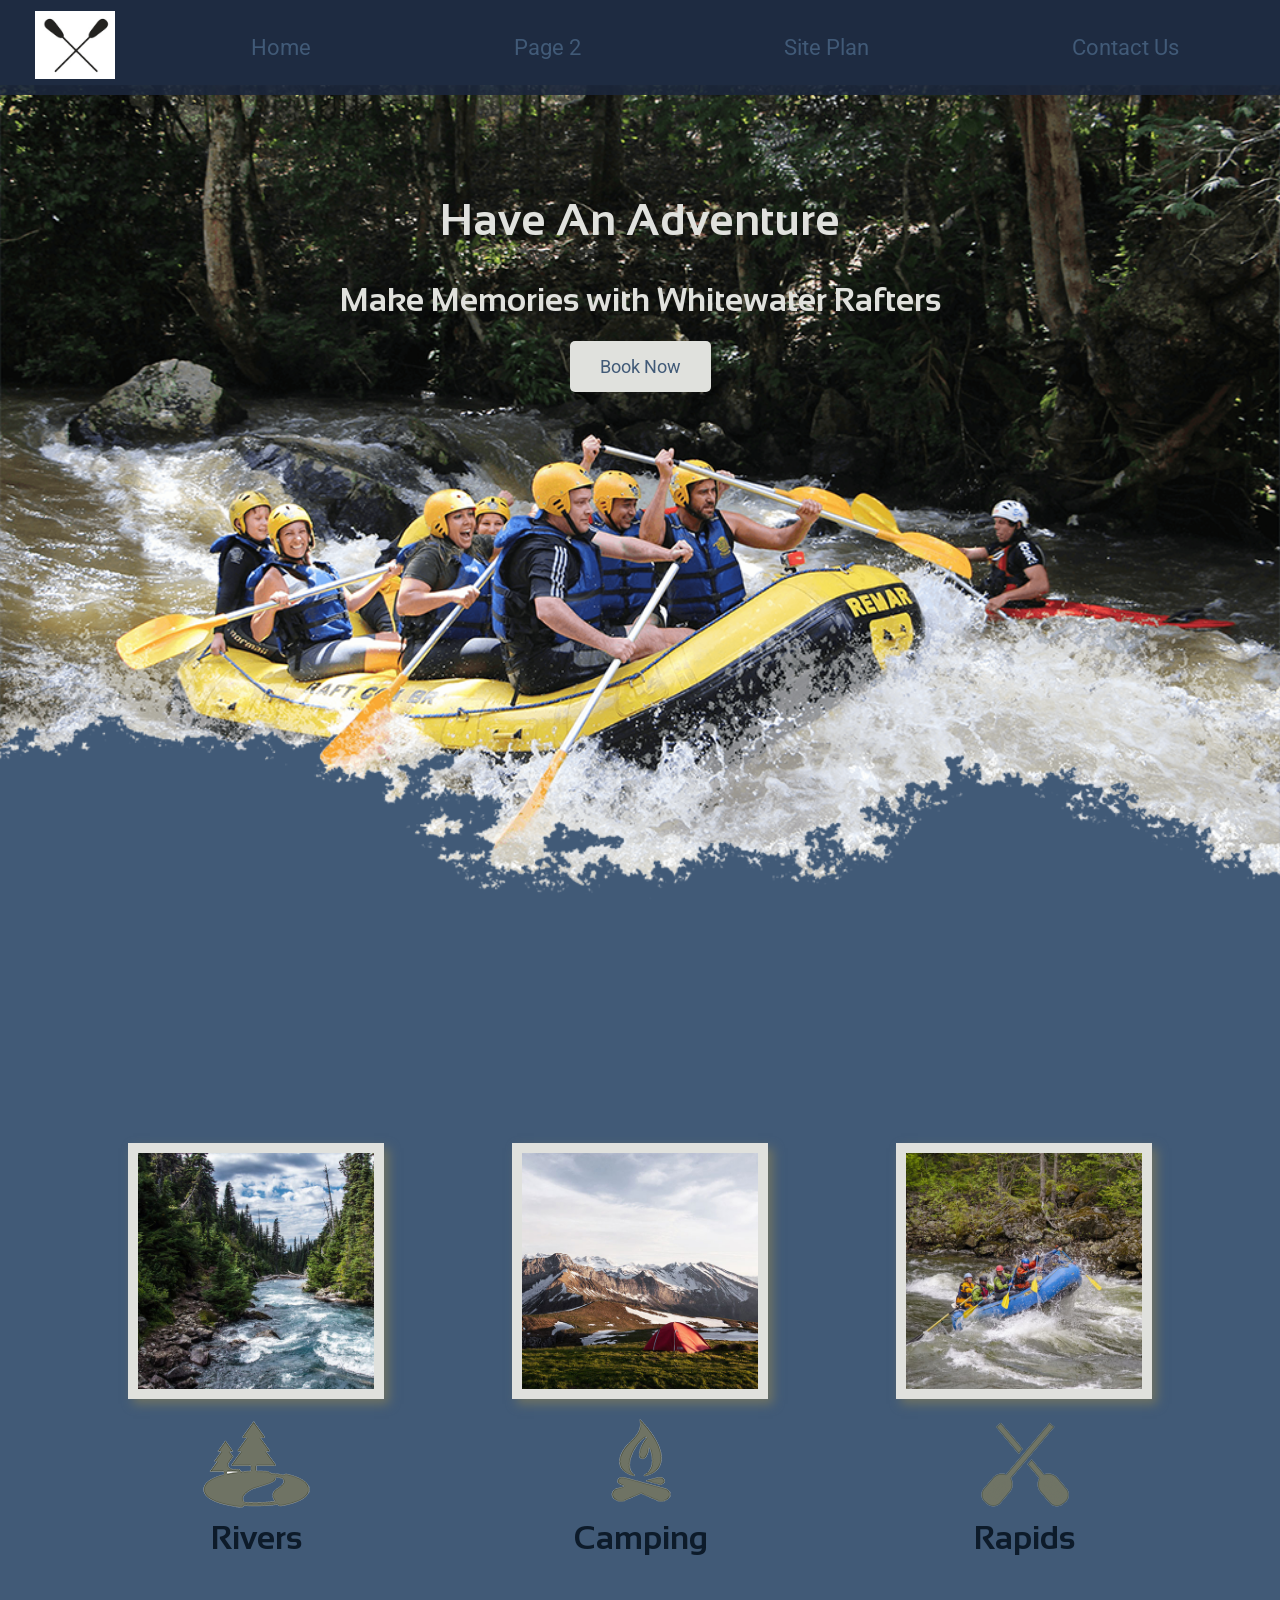
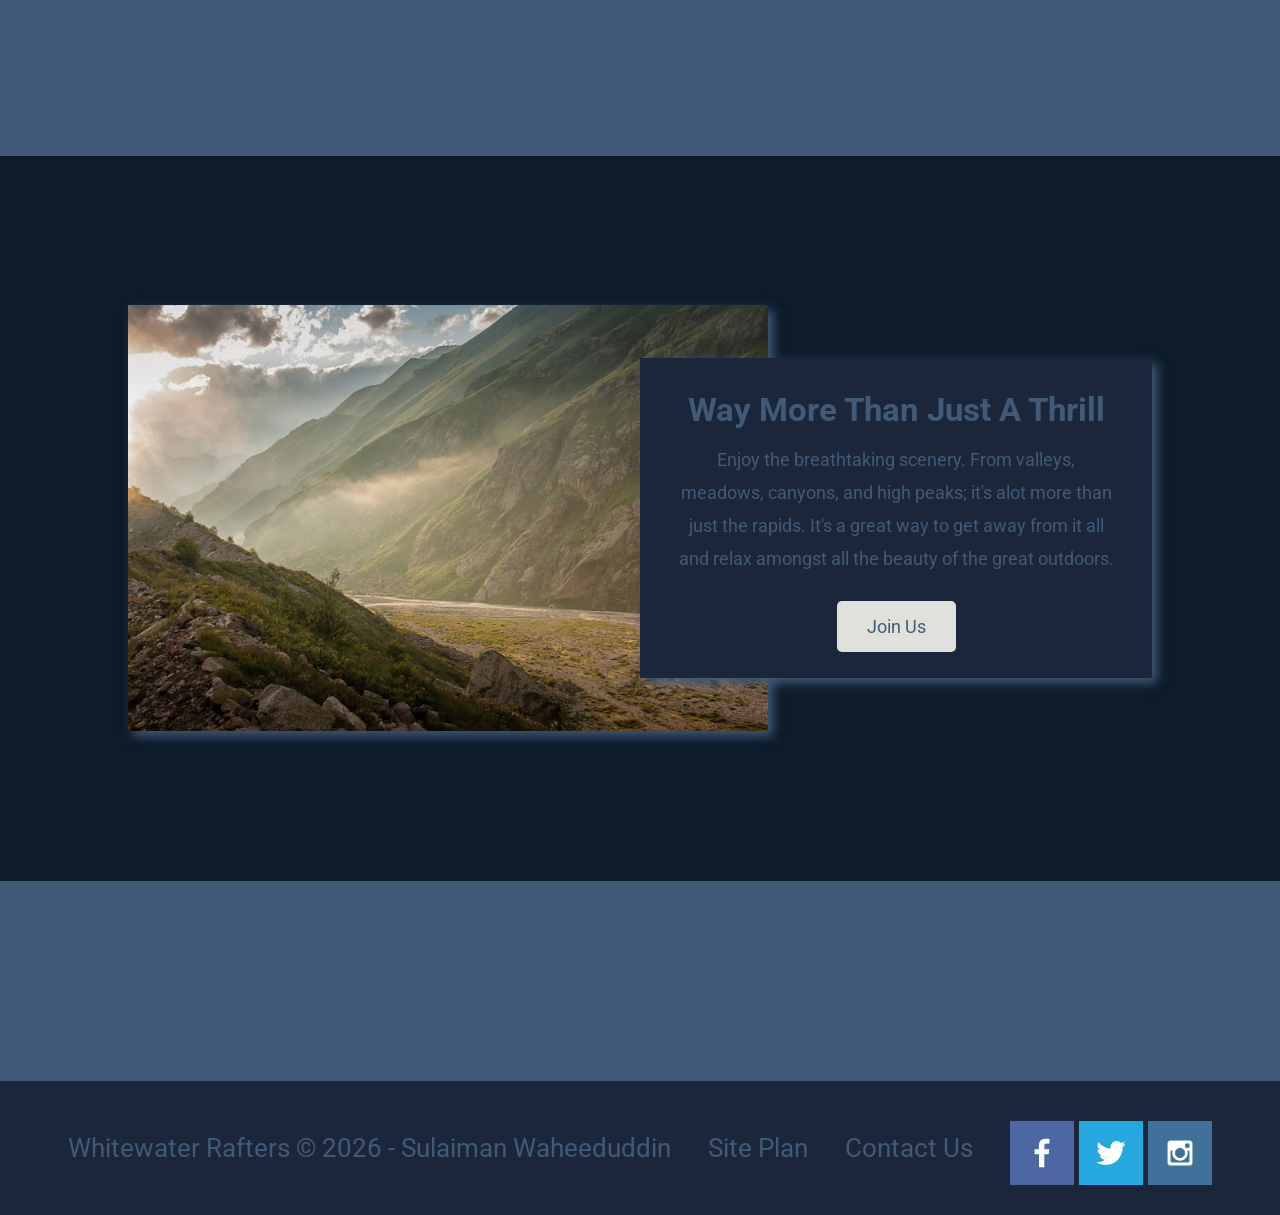
<file: WDD 130/WWR/index.html>
<!DOCTYPE html>
<html lang="en">
<head>
    <link rel="stylesheet" href="styles/style.css">
    <meta charset="UTF-8">
    <meta name="viewport" content="width=device-width, initial-scale=1.0">
    <title>Whitewater Rafters</title>
</head>
<body>
     <div id="content">
        <header>
        <a id="logo_link" href="index.html"> 
                <img class="logo" src="images/oars3_200.png" alt="Whitewater Rafters Logo" >
        </a>
        <nav>
                <a href="index.html">Home</a>
                <a href="#">Page 2</a>
                <a href="site-plan-rafting.html">Site Plan</a>
                <a href="contactus.html">Contact Us</a>
            </nav>
        </header>
            <div id="hero">
                <div id="hero-box">
                            <img id="hero-img" src="images/hero.png" alt="People enjoying rafting">
                </div>
                <section id="hero-msg">
                    <h1 class="home-title">Have An Adventure</h1>
                    <h2>Make Memories with Whitewater Rafters</h2>
                    <div class='button-box'>
                        <a class='book' href="contactus.html">Book Now</a>
                    </div>
                </section>
                </div>
                <main class="home-grid">
                    <section class="rivers-card">
                        <img class="card-img" src="images/rivers.jpg" alt="river in forest">
                        <img class="icon" src="images/river_icon.png" alt="river icon">
                        <h2>Rivers</h2>
                    </section>
                    <section class="camping-card">
                        <img class="card-img" src="images/camping.jpg" alt="tent in mountains">
                        <img class="icon" src="images/fire_icon.png" alt="fire icon">
                        <h2>Camping</h2>
                    </section>
                    <section class="rapids-card">
                        <img class="card-img" src="images/rapids.jpg" alt="rafting boat">
                        <img class="icon" src="images/oars.png" alt="oars icon">
                        <h2>Rapids</h2>
                    </section>
                    <div id="background"></div> 
                    <img class="mountains" src="images/mountains.jpg" alt="Misty mountains">
                    <section class="msg">
                        <h2>Way More Than Just A Thrill</h2>
                        <p>Enjoy the breathtaking scenery. From valleys, meadows, canyons, and high peaks; it's alot more than just the rapids. It's a great way to get away from it all and relax amongst all the beauty of the great outdoors. </p>
                        <a class='join' href="rivers.html">Join Us</a>
                    </section>
                </main>
            </div>
            <footer>
                <p>Whitewater Rafters &copy; 2026 - Sulaiman Waheeduddin</p>
                <p><a href="site-plan-rafting.html">Site Plan</a></p>
                <p><a href="contactus.html">Contact Us</a></p>
                <div class="social">
                    <a href="https://facebook.com" target="_blank">
                        <img src="images/facebook.png" alt="fb icon">
                    </a>
                    <a href="https://twitter.com" target="_blank">
                        <img src="images/twitter.png" alt="twitter icon">
                    </a>
                    <a href="https://instagram.com" target="_blank">
                        <img src="images/instagram.png" alt="instagram icon">
                    </a>
                </div>
            </footer>
    </div>
</body>
</html>
</file>
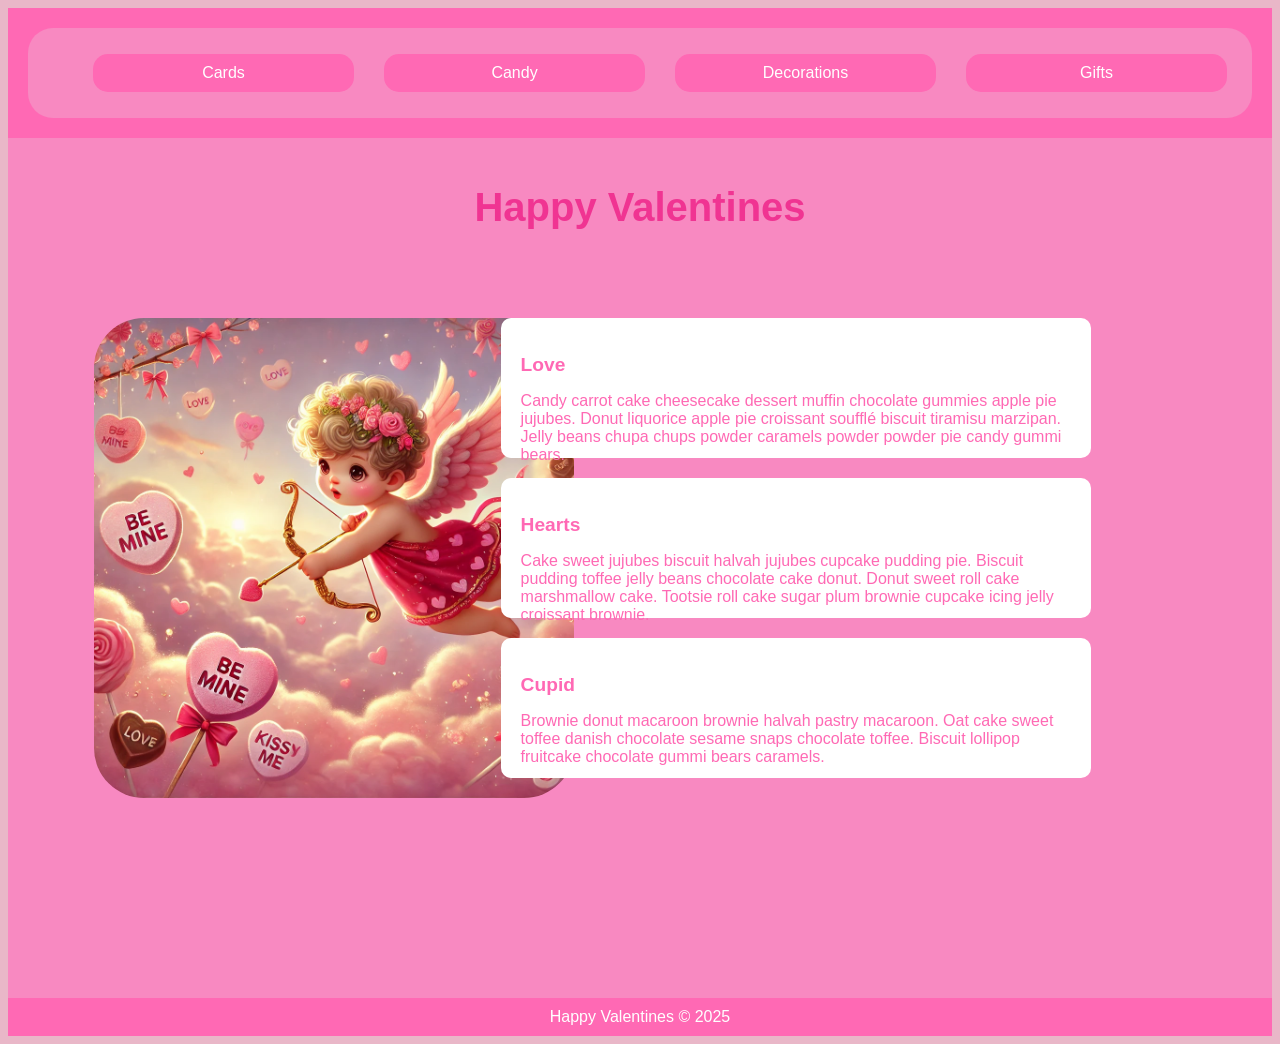
<file: WDD 130/ICE/valentines/index.html>
<!DOCTYPE html>
<html lang="en">

<head>
    <meta charset="UTF-8">
    <meta name="viewport" content="width=device-width, initial-scale=1.0">
    <title>Happy Valentines Page</title>
    <link rel="stylesheet" href="styles/styles.css">
</head>

<body>
    <div id="wrapper">
        <header>
            <nav>
                <ul>
                    <li>Cards</li>
                    <li>Candy</li>
                    <li>Decorations</li>
                    <li>Gifts</li>
                </ul>
            </nav>
        </header>
        <main>
            <h1>Happy Valentines</h1>
            <img src="images/valentines.png">
            <section>
                <h2>Love</h2>
                <p>Candy carrot cake cheesecake dessert muffin chocolate gummies apple
                    pie jujubes. Donut liquorice apple pie croissant soufflé biscuit
                    tiramisu marzipan. Jelly beans chupa chups powder caramels powder
                    powder pie candy gummi bears. </p>
            </section>
            <section>
                <h2>Hearts</h2>
                <p>Cake sweet jujubes biscuit halvah jujubes cupcake pudding pie. Biscuit
                    pudding toffee jelly beans chocolate cake donut. Donut sweet roll cake
                    marshmallow cake. Tootsie roll cake sugar plum brownie cupcake icing
                    jelly croissant brownie.</p>
            </section>
            <section>
                <h2>Cupid</h2>
                <p>Brownie donut macaroon brownie halvah pastry macaroon. Oat cake sweet
                    toffee danish chocolate sesame snaps chocolate toffee. Biscuit lollipop
                    fruitcake chocolate gummi bears caramels.</p>
            </section>
        </main>
        <footer>
            Happy Valentines &copy; 2025
        </footer>
    </div>
</body>

</html>
</file>
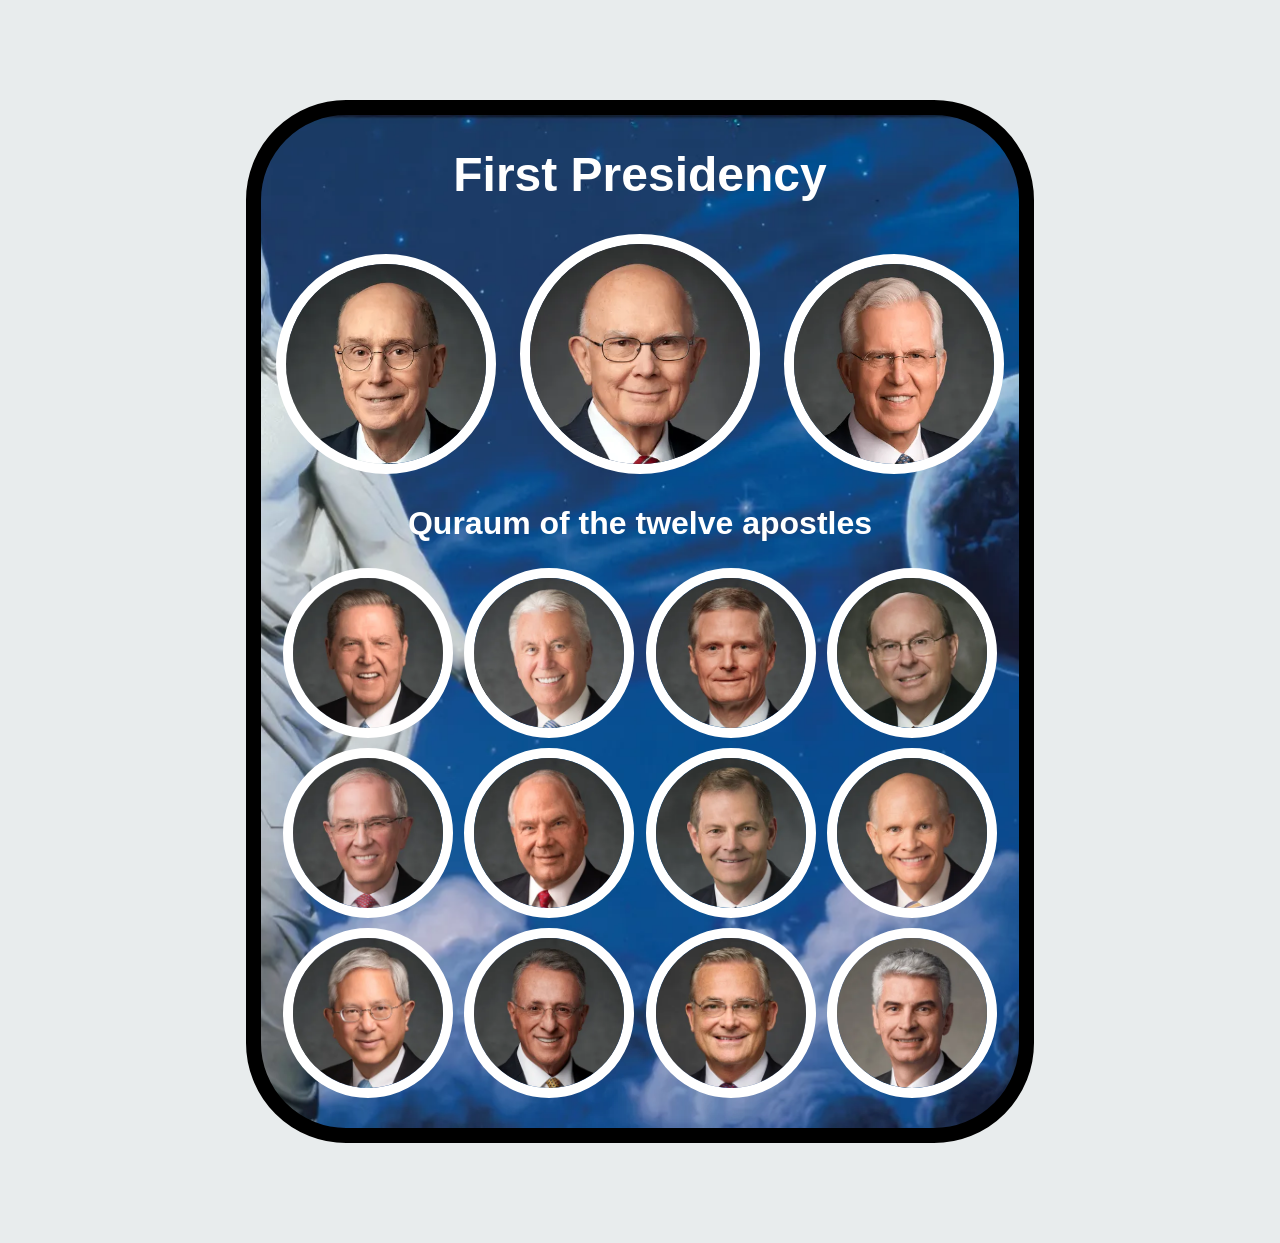
<file: WDD 130/ICE/apostle_spotlight/apostles.html>
<!DOCTYPE html>
<html lang="en">
<head>
    <meta charset="UTF-8">
    <meta name="viewport" content="width=device-width, initial-scale=1.0">
    <title>Apostles Spotlights</title>
    <style>
        body {
            font-family: Arial;
            background-color: #e8eced;
        }
        .card {
            background-image: url("images/christus.webp");
            background-size: cover;
            background-position: center;
            background-repeat: no-repeat;
            border-radius: 100px;
            border: 15px solid #000000;
            margin: auto;
            width: 60%;
            text-align: center;
            color: #ffffff;
            margin-top: 100px;
            margin-bottom: 100px;
        }
        h1 {
            font-size: 3em;
        }
        .oaks-container {
            height: 220px;
            width: 220px;
            overflow: hidden;
            display: inline-block;
            border-radius: 50%;
            border: 10px solid #ffffff;
            margin: 0 20px;
        }
        .oaks-image {
            width: 100%;
        }
        .eyring-image, .christofferson-image {
            width: 100%;
        }
        .eyring-container, .christofferson-container {
            height: 200px;
            width: 200px;
            overflow: hidden;
            display: inline-block;
            border-radius: 50%;
            border: 10px solid #ffffff;
        }
        h2 {
            font-size: 2em;
        }
        .grid {
            display: grid;
            grid-template-columns: repeat(4, 1fr);
            grid-template-rows: repeat(3, 1fr);
            max-width: 725px;
            margin: auto;
        }
        .twelve-apostles {
            margin-bottom: 20px;

        }
        .holland-container, .uchtdorf-container, .bednar-container, .cook-container, .anderson-container, .rasband-container, .stevenson-container, .renlund-container, .gong-container, .soares-container, .kearon-container, .causse-container {
            height: 150px;
            width: 150px;
            overflow: hidden;
            display: inline-block;
            border-radius: 50%;
            border: 10px solid #ffffff;
            margin-bottom: 10px;
        }
        .holland-image, .uchtdorf-image, .bednar-image, .cook-image, .anderson-image, .rasband-image, .stevenson-image, .renlund-image, .gong-image, .soares-image, .kearon-image, .causse-image {
            width: 100%;
        }
        .holland-container {
            grid-row: 1;
            grid-column: 1;
            justify-self: center;
        }
        .uchtdorf-container {
            grid-row: 1;
            grid-column: 2;
            justify-self: center;
        }
        .bednar-container {
            grid-row: 1;
            grid-column: 3;
            justify-self: center;
        }
        .cook-container {
            grid-row: 1;
            grid-column: 4;
            justify-self: center;
        }
        .anderson-container {
            grid-row: 2;
            grid-column: 1;
            justify-self: center;
        }
        .rasband-container {
            grid-row: 2;
            grid-column: 2;
            justify-self: center;
        }
        .stevenson-container {
            grid-row: 2;
            grid-column: 3;
            justify-self: center;
        }
        .renlund-container {
            grid-row: 2;
            grid-column: 4;
            justify-self: center;
        }
        .gong-container {
            grid-row: 3;
            grid-column: 1;
            justify-self: center;
        }
        .soares-container {
            grid-row: 3;
            grid-column: 2;
            justify-self: center;
        }
        .kearon-container {
            grid-row: 3;
            grid-column: 3;
            justify-self: center;
        }
        .causse-container {
            grid-row: 3;
            grid-column: 4;
            justify-self: center;
        }
        .eyring-container:hover, .oaks-container:hover, .christofferson-container:hover {
            border-color: #000000;
            transform: scale(1.2);
            transition: transform 0.3s;
            border-radius: 10px;
        }
        .anderson-container:hover, .rasband-container:hover, .stevenson-container:hover, .renlund-container:hover, .gong-container:hover, .soares-container:hover, .kearon-container:hover, .causse-container:hover, .holland-container:hover, .uchtdorf-container:hover, .bednar-container:hover, .cook-container:hover {
            border-color: #000000;
            transform: scale(1.2);
            transition: transform 0.3s;
            border-radius: 10px;
        }
    </style>
</head>
<body>
    <div class="card">
        <h1>First Presidency</h1>
        <div class="apostle">   
            <div class="eyring-container">
                <img src="images/eyring.webp" alt="Apostle 2" class="eyring-image">
            </div>
            <div class="oaks-container">
                <img src="images/oaks.webp" alt="Apostle 1" class="oaks-image">
            </div>
            <div class="christofferson-container">
                <img src="images/christofferson.webp" alt="Apostle 3" class="christofferson-image">
            </div>
        </div>
        <h2>Quraum of the twelve apostles</h2>
        <div class="twelve-apostles">
            <div class="grid">
                <div class="holland-container">
                    <img src="images/holland.webp" alt="Apostle 1" class="holland-image">
                </div>
                <div class="uchtdorf-container">
                    <img src="images/uchtdorf.webp" alt="Apostle 2" class="uchtdorf-image">
                </div>
                <div class="bednar-container">
                    <img src="images/bednar.webp" alt="Apostle 3" class="bednar-image">
                </div>
                <div class="cook-container">
                    <img src="images/cook.webp" alt="Apostle 4" class="cook-image">
                </div>
                <div class="anderson-container">
                    <img src="images/anderson.webp" alt="Apostle 5" class="anderson-image">
                </div>
                <div class="rasband-container">
                    <img src="images/rasband.webp" alt="Apostle 6" class="rasband-image">
                </div>
                <div class="stevenson-container">
                    <img src="images/stevenson.webp" alt="Apostle 7" class="stevenson-image">
                </div>
                <div class="renlund-container">
                    <img src="images/renlund.webp" alt="Apostle 8" class="renlund-image">
                </div>
                <div class="gong-container">
                    <img src="images/gong.webp" alt="Apostle 9" class="gong-image">
                </div>
                <div class="soares-container">
                    <img src="images/soares.webp" alt="Apostle 10" class="soares-image">
                </div>
                <div class="kearon-container">
                    <img src="images/kearon.webp" alt="Apostle 11" class="kearon-image">
                </div>
                <div class="causse-container">
                    <img src="images/causse.webp" alt="Apostle 12" class="causse-image">
                </div>
            </div>
        </div>
    </div>
</body>
</html>
</file>
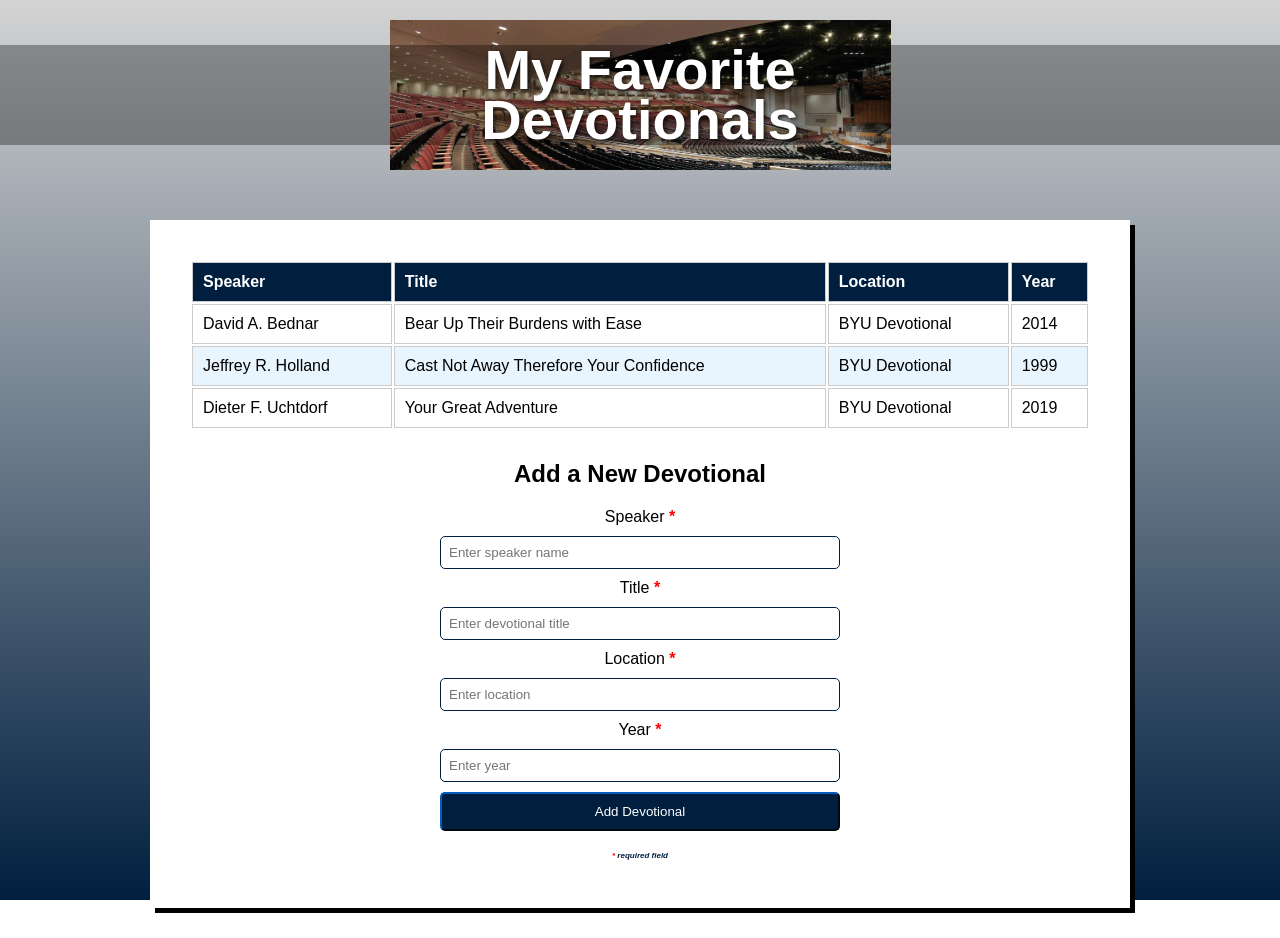
<file: WDD 130/ICE/favorite_devo/favdevo.html>
<!DOCTYPE html>
<html lang="en">
<head>
  <meta charset="UTF-8" />
  <meta name="viewport" content="width=device-width, initial-scale=1.0"/>
  <title>My Favorite Devotionals</title>
  <link rel="stylesheet" href="styles/styles.css" />
</head>
<body>
  <div class="container">
    <header class="header">
      <div class="header-image">
        <h1>My Favorite<br>Devotionals</h1>
      </div>
    </header>
    <main>

      <div class="content-box">

        <table class="devo-table">
            <thead>
                <tr>
                    <th>Speaker</th>
                    <th>Title</th>
                    <th>Location</th>
                    <th>Year</th>
                </tr>
            </thead>
            <tbody>
                <tr>
                    <td>David A. Bednar</td>
                    <td>Bear Up Their Burdens with Ease</td>
                    <td>BYU Devotional</td>
                    <td>2014</td>
                </tr>
                <tr>
                    <td>Jeffrey R. Holland</td>
                    <td>Cast Not Away Therefore Your Confidence</td>
                    <td>BYU Devotional</td>
                    <td>1999</td>
                </tr>
                <tr>
                    <td>Dieter F. Uchtdorf</td>
                    <td>Your Great Adventure</td>
                    <td>BYU Devotional</td>
                    <td>2019</td>
                </tr>
            </tbody>
        </table>

        <h2>Add a New Devotional</h2>

        <form class="devo-form">
            <label for="speaker">
                Speaker <span class="required">*</span>
            </label>
            <input type="text" id="speaker" name="speaker" placeholder="Enter speaker name" required>

            <label for="title">
                Title <span class="required">*</span>
            </label>
            <input type="text" id="title" name="title" placeholder="Enter devotional title" required>

            <label for="location">
                Location <span class="required">*</span>
            </label>
            <input type="text" id="location" name="location" placeholder="Enter location" required>

            <label for="year">
                Year <span class="required">*</span>
            </label>
            <input type="number" id="year" name="year" placeholder="Enter year" required>

            <button type="submit">Add Devotional</button>
        </form>

        <h3><span class="required">*</span> required field</h3>

      </div>
      
    </main>
  </div>
</body>
</html>
</file>
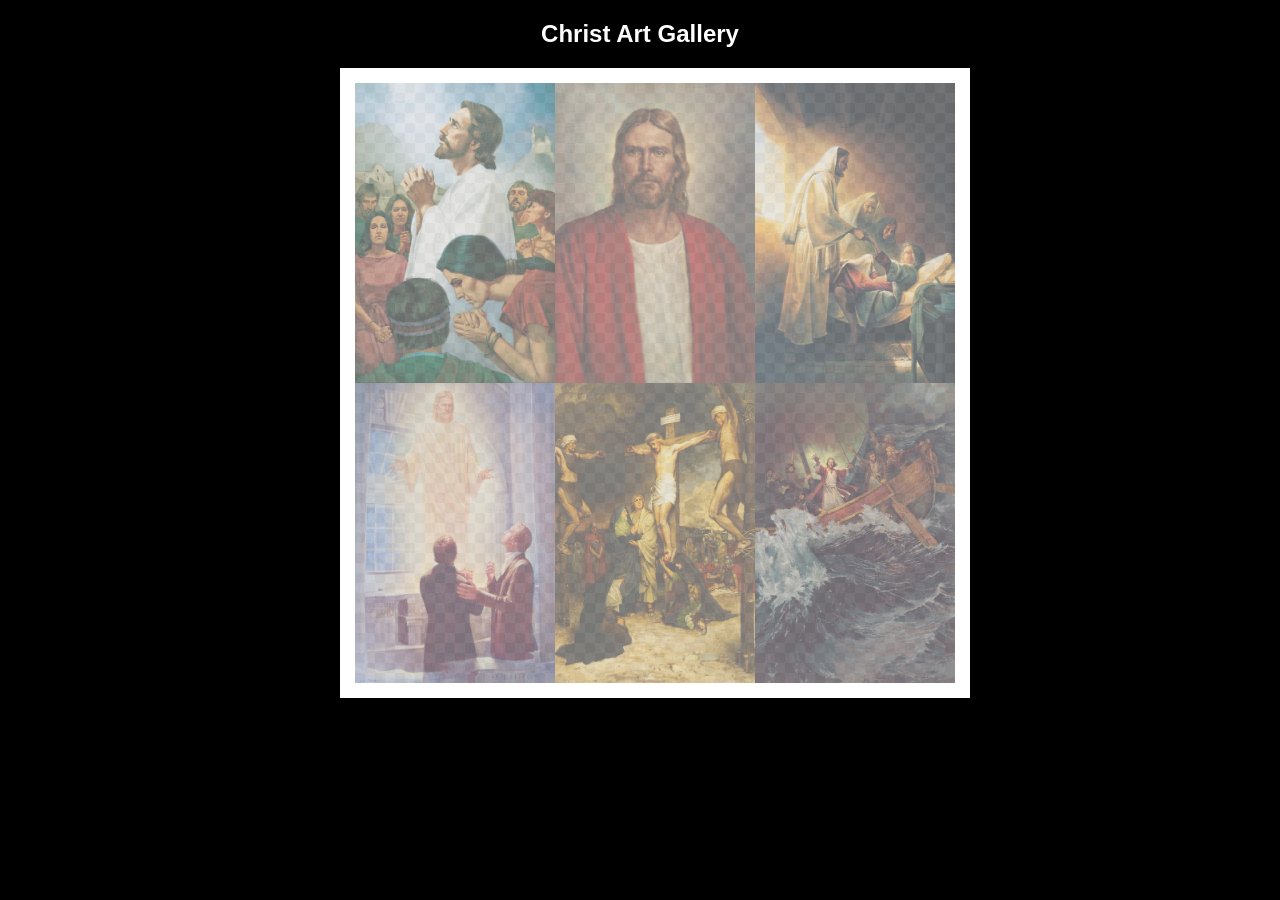
<file: WDD 130/ICE/gallery/gallery.html>
<!DOCTYPE html>
<html lang="en">
<head>
    <meta charset="UTF-8">
    <meta name="viewport" content="width=device-width, initial-scale=1.0">
    <title>Images of Christ</title>
    <style>
        body {
            background: black;
        }
        #wrapper{
            width: 600px;
            margin: 0 auto;
        }
        nav {
            color: white;
            text-align: center;
            font-family: Haettenschweiler, 'Arial Narrow Bold', sans-serif;
        }
        #gallery{
            display: grid;
            grid-template-columns: 200px 200px 200px;
            border: 15px solid rgb(255, 255, 255);
            width: 100%;
            background-color: #ddd;
            background-image:
                linear-gradient(45deg, #ccc 26%, transparent 26%), 
                linear-gradient(135deg, #ccc 26%, transparent 26%),
                linear-gradient(45deg, transparent 75%, #ccc 75%),
                linear-gradient(135deg, transparent 75%, #ccc 75%);
            background-size: 20px 20px; /* Must be a square */
            background-position: 0 0, 10px 0, 10px -10px, 0px 10px; 
            
        }
        #gallery a {
            cursor: url('images/christus.png'), pointer;
        }
        #gallery img {
            /* make a thumbnail of the image that is 200x300 
               instead of using width and height here to help the page load faster */
            width: 200px; 
            height: 300px;

            opacity:50%;
            display:block;
        }
        #gallery img:hover{
            opacity: 100%;
        }
    </style>
</head>
<body>
    <div id="wrapper">
        <nav>
            <h1>Christ Art Gallery</h1>
        </nav>
        <main>
            <div id="gallery">
                <a href="images/big/img1.png"><img src="images/big/img1-500.jpg" alt="huge file size" ></a>
                <a href="images/big/img2.png"><img src="images/big/img2-500.jpg" alt="huge file size" ></a>
                <a href="images/big/img3.png"><img src="images/big/img3-500.jpg" alt="huge file size" ></a>
                <a href="images/big/img4.png"><img src="images/big/img4-500.jpg" alt="huge file size" ></a>
                <a href="images/big/img5.png"><img src="images/big/img5-500.jpg" alt="huge file size" ></a>
                <a href="images/big/img6.png"><img src="images/big/img6-500.jpg" alt="huge file size" ></a>
            </div>
        </main>
    </div>
</body>
</html>
</file>
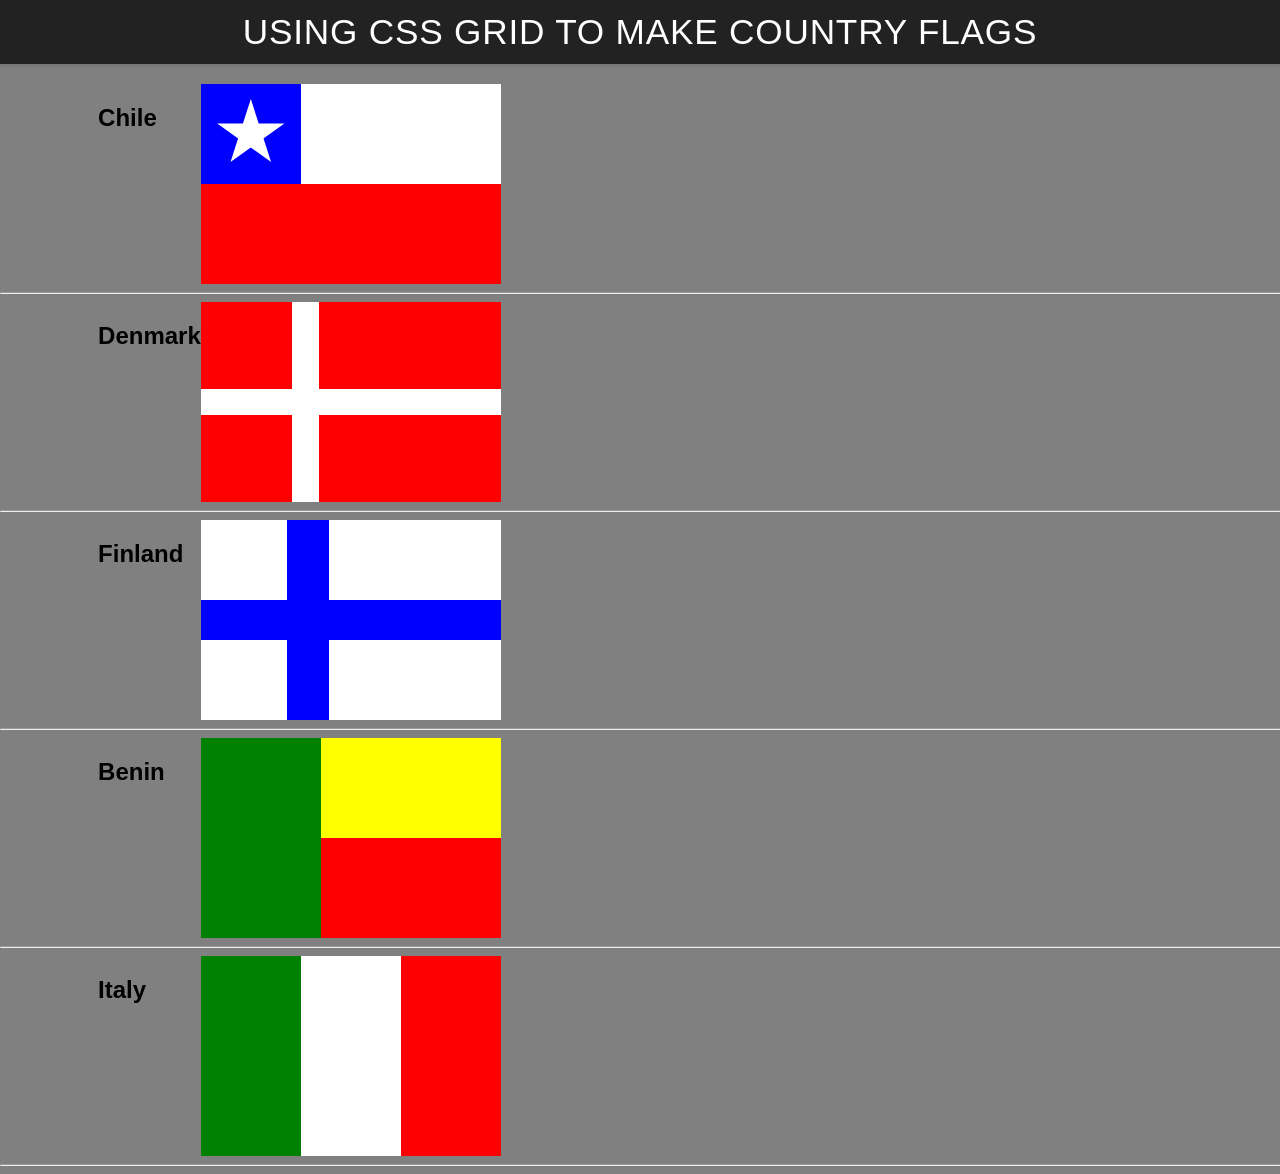
<file: WDD 130/ICE/grid_flags/flags.html>
<!DOCTYPE html>
<html lang="en">

<head>
    <meta charset="UTF-8">
    <meta name="viewport" content="width=device-width, initial-scale=1.0">
    <title>Flag</title>
    <style>
        body {
            margin: 0;
            font-family: 'Helvetica Neue', sans-serif;
            background-color: gray;
        }

        header {
            background-color: #222;
            color: #fff;
            padding: 0.75rem 1.5rem;
            display: flex;
            align-items: center;
            justify-content: center;
            font-size: 1.1rem;
            letter-spacing: 0.05rem;
            text-transform: uppercase;
            box-shadow: 0 2px 4px rgba(0, 0, 0, 0.1);
        }

        header h1 {
            margin: 0;
            font-weight: 400;
        }
        main {
            display: grid;
            grid-template-columns: .1fr .1fr 1fr .1fr;
            margin-top: 20px;
        }
        hr {
            width: 100%;
            grid-column: 1 / 5;
        }
        h2 {
            grid-column: 2/3;
        }

        #blue {
            background: blue;
            grid-column: 1 / 2;
            display: grid;
            align-items: center;
            justify-items: center;
        }

        #white {
            background: white;
            grid-column: 2 / 4;
        }

        #red {
            background: red;
            grid-column: 1 / 4;
        }

        #chile {
            display: grid;
            grid-template-columns: 1fr 1fr 1fr;
            grid-template-rows: 1fr 1fr;
            height: 200px;
            width: 300px;
            transition: transform 2s ease;
            transform-origin: left center;
        }

        #chile:hover {
            animation: flagwave 2s ease-in-out infinite;
        }

        .star {
            width: 70px;
            aspect-ratio: 1;
            background: white;
            clip-path: polygon(50% 0, 79% 90%, 2% 35%, 98% 35%, 21% 90%);
        }

        #denmark {
        display: grid;
        grid-template-columns: 1fr 0.3fr 1fr 1fr;
        grid-template-rows: 1fr 0.3fr 1fr;
        height: 200px;
        width: 300px;
        background-color: red;
        transition: transform 2s ease;
        transform-origin: left center;
        }

        #denmark:hover {
            animation: flagwave 2s ease-in-out infinite;
        }

        #dred1 {
            background: white;
            grid-column: 2 / 3;
            grid-row: 1 / 4;
        }

        #dred2 {
            background: white;
            grid-column: 1 / 5;
            grid-row: 2 / 3;
        }

        #dred3 {
            background: red;
        }

        #dred4 {
            background: red;
        }

        #finland {
            display: grid;
            grid-template-columns: 1fr 0.5fr 1fr 1fr;
            grid-template-rows: 1fr 0.5fr 1fr;
            height: 200px;
            width: 300px;
            background-color: white;
            transition: transform 2s ease;
            transform-origin: left center;
        }

        #finland:hover {
            animation: flagwave 2s ease-in-out infinite;
        }
    
        #fwhite1 {
            background: blue;
            grid-column: 2 / 3;
            grid-row: 1 / 4;
        }

        #fwhite2 {
            background: blue;
            grid-column: 1 / 5;
            grid-row: 2 / 3;
        }

        #fwhite3 {
            background: white;
        }

        #fwhite4 {
            background: white;
        }

        #benin {
            display: grid;
            grid-template-columns: 1fr 1fr 1fr 1fr 1fr;
            grid-template-rows: 1fr 1fr;
            height: 200px;
            width: 300px;
            transition: transform 2s ease;
            transform-origin: left center;
        }

        #benin:hover {
            animation: flagwave 2s ease-in-out infinite;
        }

        #bgreen {
            background: green;
            grid-column: 1 / 3;
            grid-row: 1 / 3;
        }

        #byellow {
            background: yellow;
            grid-column: 3 / 6;
            grid-row: 1 / 2;
        }

        #bred {
            background: red;
            grid-column: 3 / 6;
            grid-row: 2 / 3;
        }

        #italy {
            display: grid;
            grid-template-columns: 1fr 1fr 1fr;
            grid-template-rows: 1fr;
            height: 200px;
            width: 300px;
            transition: transform 2s ease;
            transform-origin: left center;
        }  
        
        #italy:hover {
            animation: flagwave 2s ease-in-out infinite;
        }
        
        #igreen {
            background: green;
            grid-column: 1 / 2;
        }

        #iwhite {
            background: white;
            grid-column: 2 / 3;
        }

        #ired {
            background: red;
            grid-column: 3 / 4;
        }

        /* Animation for flag waving effect */

        @keyframes flagwave {
            0%, 100% {
                transform: perspective(900px) rotateY(0deg) skewY(0deg) translateX(0);
            }
            25% {
                transform: perspective(900px) rotateY(9deg) skewY(5deg) translateX(0.5%);
            }
            25% {
                transform: perspective(900px) rotateY(2deg) skewY(-2deg) translateX(-0.3%);
            }
        }        

    </style>
</head>

<body>
    <header>
        <h1>Using CSS Grid to make Country Flags</h1>
    </header>
    <main>
        <h2>Chile</h2>
        <div id="chile">
            <div id="blue">
                <div class="star"></div>
            </div>
            <div id="white"></div>
            <div id="red"></div>
        </div>
        <hr>

        <h2>Denmark</h2>
        <div id="denmark">
            <div id="dred1"></div>
            <div id="dred2"></div>
            <div id="dred3"></div>
            <div id="dred4"></div>
        </div>
        <hr>

        <h2>Finland</h2>
        <div id="finland">
            <div id="fwhite1"></div>
            <div id="fwhite2"></div>
            <div id="fwhite3"></div>
            <div id="fwhite4"></div>
        </div>
        <hr>

        <h2>Benin</h2>
        <div id="benin">
            <div id="bgreen"></div>
            <div id="byellow"></div>
            <div id="bred"></div>
        </div>
        <hr>

        <h2>Italy</h2>
        <div id="italy">
            <div id="igreen"></div>
            <div id="iwhite"></div>
            <div id="ired"></div>
        </div>
        <hr>

    </main>
</body>

</html>
</file>
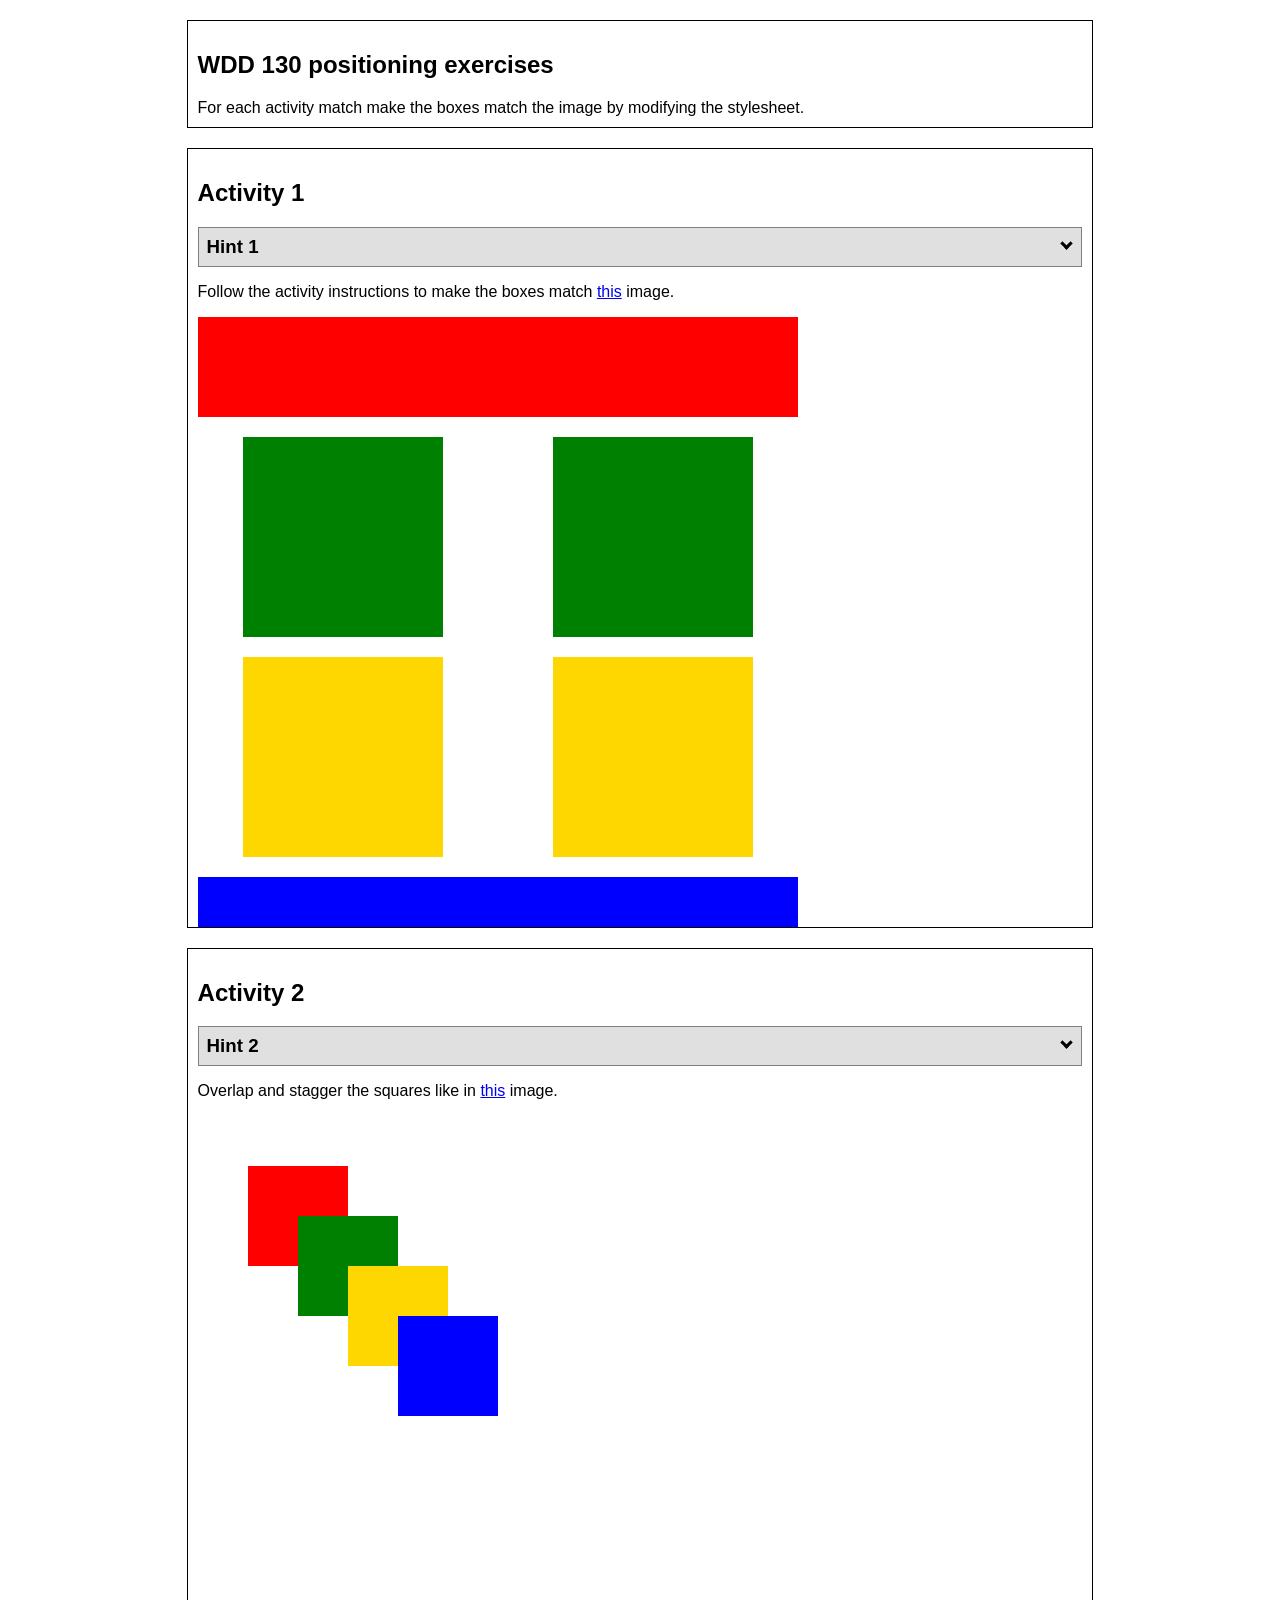
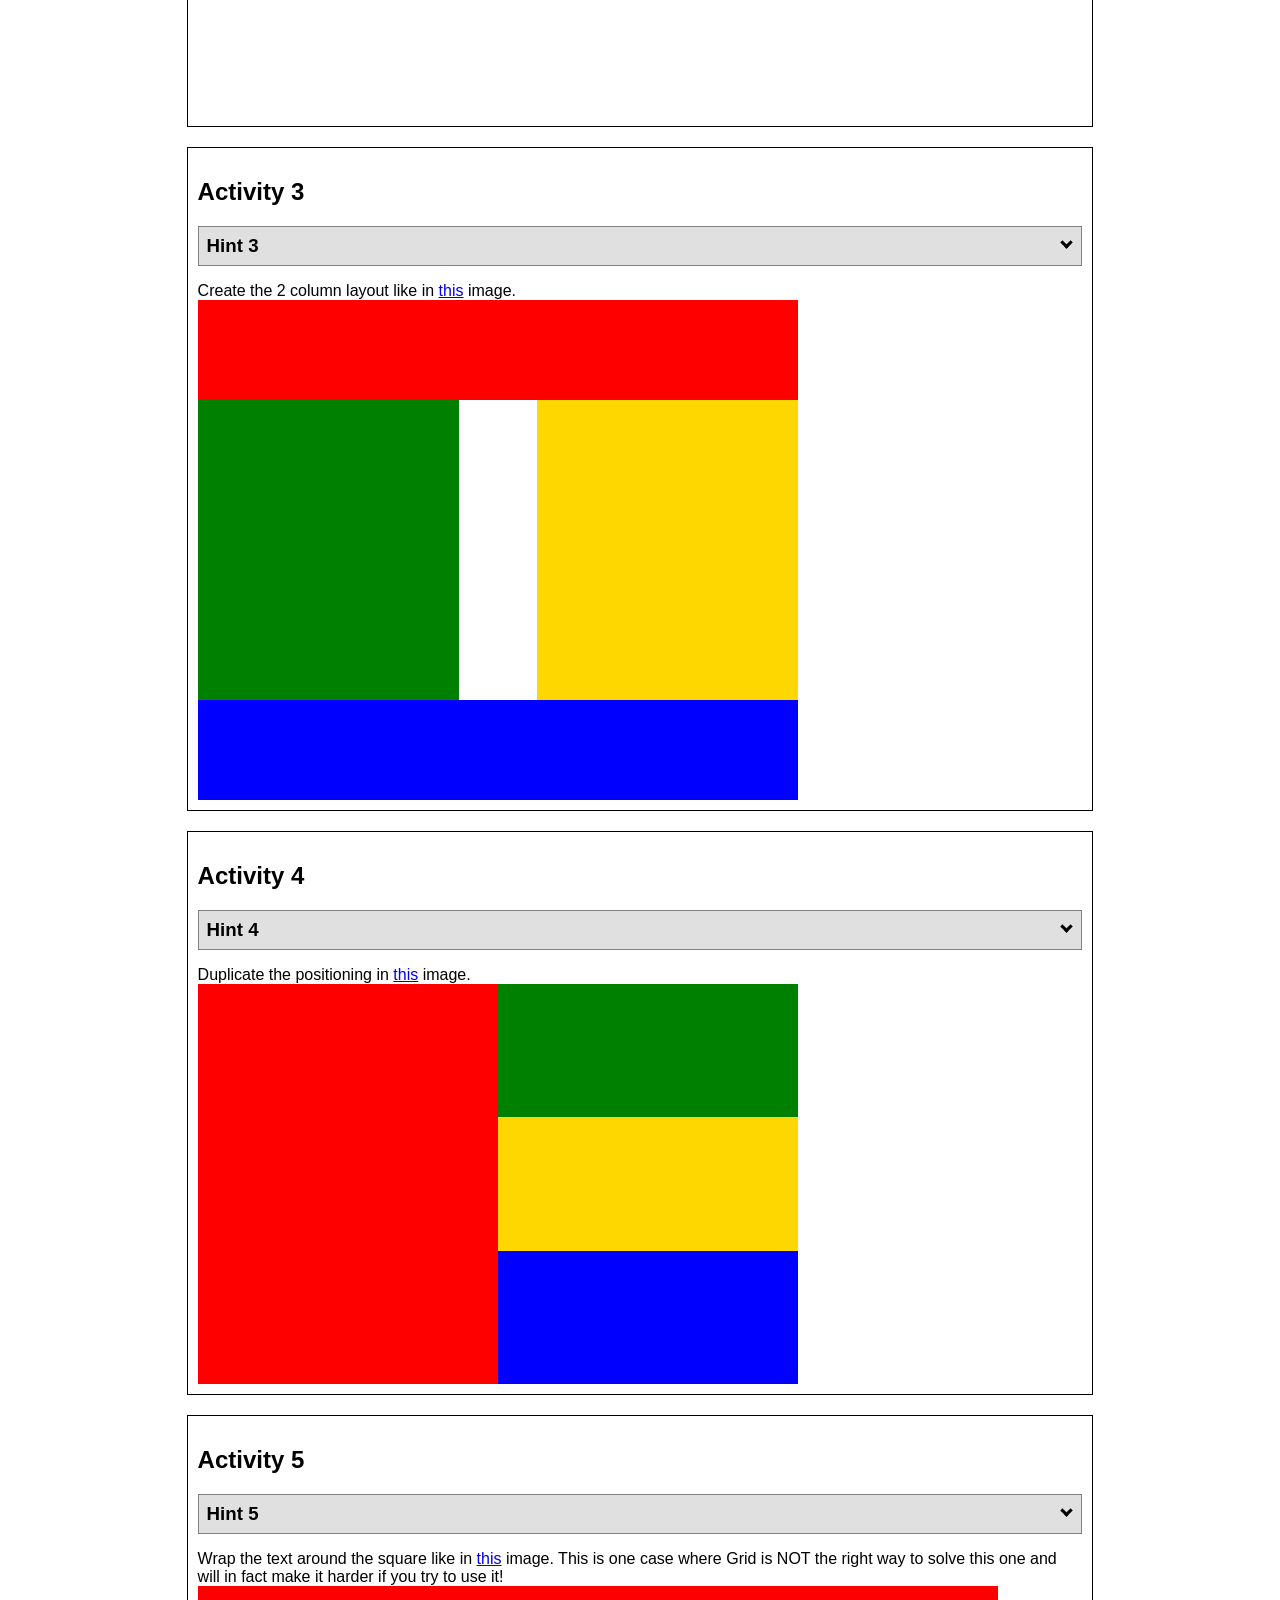
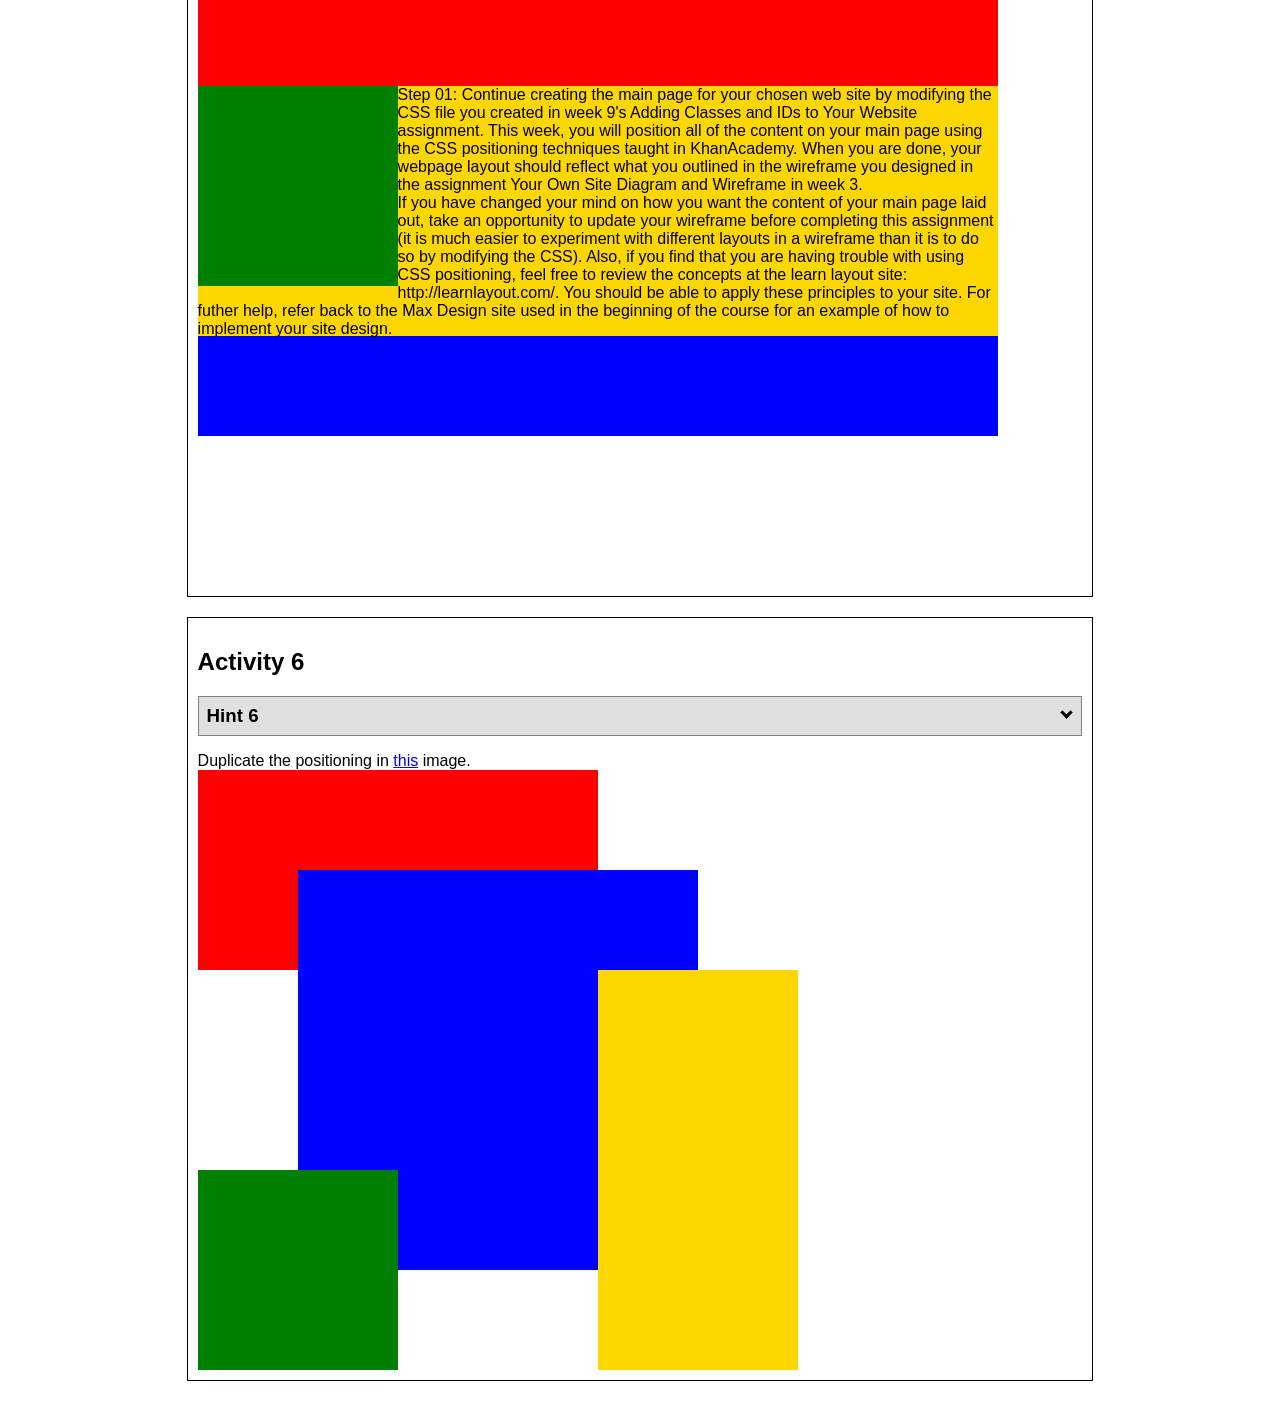
<file: WDD 130/ICE/positioning/positioning.html>
<!DOCTYPE html>
<html lang="en">
  <head>
    <!-- HTML - Name: positioning.html -->
    <title>Positioning Activity</title>
    <link rel="stylesheet" type="text/css" href="positionstyles.css" />
  </head>
  <body>
    <div class="activity">
      <h2>WDD 130 positioning exercises</h2>
      For each activity match make the boxes match the image by modifying the stylesheet.</div>
    <div class="activity">
      <h2>Activity 1</h2>
      <section class="hint"><input type="checkbox" ><i></i> <h3>Hint 1</h3><div><p>Use the activity instructions for the firt activity</a></p></div></section>
      <p>Follow the activity instructions to make the boxes match  <a href="images/example1.png" target="_blank">this</a> image.</p>
      <div class="content1" >
        <div class="red1" ></div>
        <div class="green1" ></div>
        <div class="green1" ></div>
        <div class="yellow1"></div>
        <div class="yellow1"></div>
        <div class="blue1"></div>
      </div>
    </div>
    <div class="activity">
      <h2>Activity 2</h2>
      <section class="hint"><input type="checkbox" > <h3>Hint 2</h3><i></i><div>
      <ul>
      <li>grid-template-columns: 50px 50px 50px 50px 50px </li></ul></div></section>
      <p>Overlap and stagger the squares like in <a href="images/example2.png" target="_blank">this</a> image.</p>
      <div class="content2" >
        <div class="red2" ></div>
        <div class="green2" ></div>
        <div class="yellow2"></div>
        <div class="blue2"></div>
      </div>
    </div>
    <div class="activity">
      <h2>Activity 3</h2>
      <section class="hint"><input type="checkbox" > <h3>Hint 3</h3><i></i><div><p>This one is going to be best solved with CSS Grid. Remember to make the boxes the right width first...then start moving them around. </p><h4>Properties used:</h4><ul><li>display:grid;</li><li>grid-template-columns:</li><li>grid-column-gap:</li>
        <li>grid-column:</li>  </ul></div></section>
      Create the 2 column layout like in <a href="images/example3.png" target="_blank">this</a>  image.
      <div class="content3" >
        <div class="red3" ></div>
        <div class="green3" ></div>
        <div class="yellow3"></div>
        <div class="blue3"></div>
      </div>
    </div>
    <div class="activity">
      <h2>Activity 4</h2>
      <section class="hint"><input type="checkbox" > <h3>Hint 4</h3><i></i><div><p>For the others we have been primarily concerned with width. For this one you will need to adjust height as well. </p><h4>Properties used:</h4><ul><li>display:grid;</li><li>grid-template-columns:</li><li>grid-row:</li></ul></div></section>
      Duplicate the positioning in <a href="images/example4.png" target="_blank">this</a> image. 
      <div class="content4" >
        <div class="red4" ></div>
        <div class="green4" ></div>
        <div class="yellow4"></div>
        <div class="blue4"></div>
      </div>
    </div>

    <div class="activity">
      <h2>Activity 5</h2>
      <section class="hint"><input type="checkbox" > <h3>Hint 5</h3><i></i><div><p>Grid is <strong>not</strong> the right way to do this.  In fact there is only one way to really do that...and that is with float. Remember that we float the thing we want the text to wrap around.  Also remember to start by making all the shapes the right size and shape.</p><h4>Properties used:</h4><ul><li>float: left;</li></ul></div></section>
      Wrap the text around the square like in <a href="images/example5.png" target="_blank">this</a> image. This is one case where Grid is NOT the right way to solve this one and will in fact make it harder if you try to use it!
      <div class="content5" >
        <div class="red5" ></div>
        <div class="green5" ></div>
        <div class="yellow5">Step 01: Continue creating the main page for your chosen web site by modifying the CSS file you created in week 9's Adding Classes and IDs to Your Website assignment. This week, you will position all of the content on your main page using the CSS positioning techniques taught in KhanAcademy. When you are done, your webpage layout should reflect what you outlined in the wireframe you designed in the assignment Your Own Site Diagram and Wireframe in week 3. <br />
          If you have changed your mind on how you want the content of your main page laid out, take an opportunity to update your wireframe before completing this assignment (it is much easier to experiment with different layouts in a wireframe than it is to do so by modifying the CSS). Also, if you find that you are having trouble with using CSS positioning, feel free to review the concepts at the learn layout site: http://learnlayout.com/. You should be able to apply these principles to your site. For futher help, refer back to the Max Design site used in the beginning of the course for an example of how to implement your site design.</div>
        <div class="blue5"></div>
      </div>
    </div>
    <div class="activity">
      <h2>Activity 6</h2>
      <section class="hint"><input type="checkbox" > <h3>Hint 6</h3><i></i><div><p>This one is all about visualizing the grid behind the layout. If you are having a hard time doing that first: all the sizes are even multiples of 100, and second here is another example with the lines drawn: <a href="images/example6-hint.png" target="_blank">example 6 with lines</a>. For this one you will find it easiest if you use px for the column width. You can also use <kbd>z-index</kbd> to control the element layering.    </p><h4>Properties used:</h4><ul><li>display:grid;</li><li>grid-template-columns:</li><li>grid-column:</li><li>grid-row:</li><li><a href="https://www.w3schools.com/cssref/pr_pos_z-index.asp" target="_blank">z-index:</a></li></ul></div></section>
      Duplicate the positioning in <a href="images/example6.png" target="_blank">this</a> image.
      <div class="content6" >
        <div class="red6" ></div>
        <div class="green6" ></div>
        <div class="yellow6"></div>
        <div class="blue6"></div>
      </div>
    </div>
  </body>
</html>
</file>
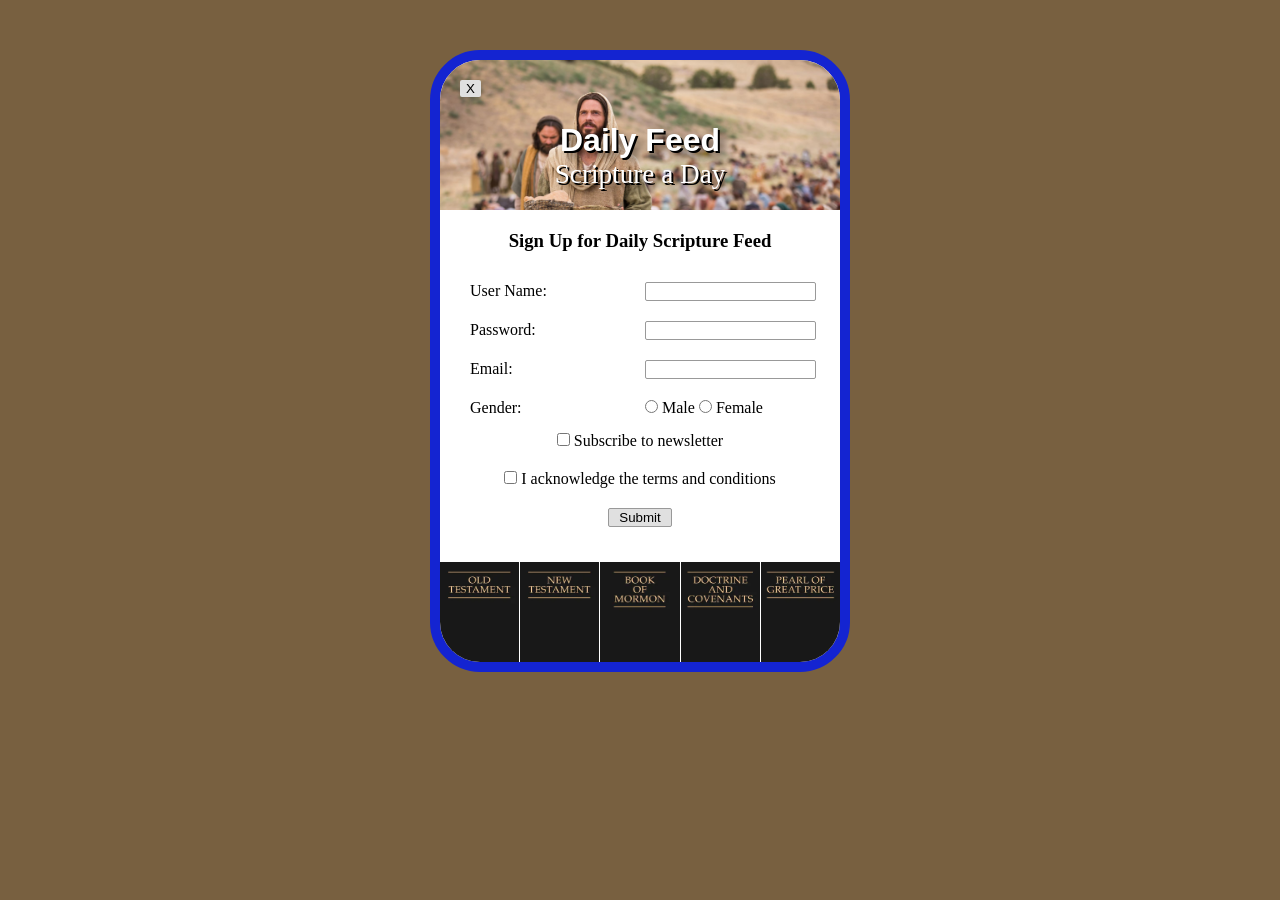
<file: WDD 130/ICE/signup/signup.html>
<!DOCTYPE html>
<html lang="en">

<head>
    <meta charset="UTF-8">
    <meta name="viewport" content="width=device-width, initial-scale=1.0">
    <title>Daily Feed Sign Up</title>

    <style>
        * {
            margin: 0;
        }

        body {
            background: rgb(120, 96, 64);
        }
        #formContainer {
            width: 400px;
            margin: 50px auto; 
            background: rgb(255, 255, 255);
            position: relative;
            border: 10px solid #1424d1;
            border-radius: 50px;
            overflow: hidden;
        }
        #closeBtn {
            position: absolute;
            top: 20px;
            left: 20px;
            border-radius: 2px;
            border: none;
            background-color: #e0e0e0;
        }
        #closeBtn:hover {
            background-color: rgb(153, 155, 165);
        }
        #myForm {
            display: grid; 
            grid-template-columns: 1fr;
            grid-template-columns: 1fr 1fr;
            gap: 10px; 
            background: rgb(255, 255, 255);
            padding: 30px;
        }
        #header {
            background-image: url('images/jesus_feeds_5000.jpeg');
            background-size: cover;
            height: 150px;
            display: grid;
            grid-template-rows: 1fr 1fr 1fr 1fr;
            text-align: center;
        }
        h1 {
            font-family: 'Haettenschweiler', 'Arial Narrow Bold', sans-serif;
            font-size: 2rem;
            color: white;
            grid-row: 3/4;
            padding: auto;
            color: white;
            font-weight: bold;
            text-shadow:  
                    2px 2px 0px #000,
                    6px 6px 10px rgba(0, 0, 0, 0.6);
        }
        h3 {
            text-align: center;
            margin-top: 20px;
        }
        p {
            font-family:  serif;
            font-size: 1.7rem;
            color: white;
            grid-row: 4/5;
            text-shadow: 2px 2px 5px black;
            text-shadow:  
                    2px 2px 0px #000,
                    6px 6px 10px rgba(0, 0, 0, 0.6);
            margin-bottom: 20px;
        }
        #myForm section {
            grid-column: span 2;
            text-align: center;
            margin: 5px;
        }
        #img_holder {
            width: 400px;
            display: grid;
            grid-template-columns: repeat(5, 1fr);
            gap: 1px;
        }
        #img_holder img {
            width: 100%;
            height: 100px;
        }
        .style_label, .style_input {
            display: block;
            margin-bottom: 10px;
        }
        .style_input {
            width: 100%;
            border: 1px solid rgb(153, 153, 153);
            border-radius: 2px;
        }
        #submitBtn {
            background-color: #e0e0e0;
            border: 1px solid rgb(153, 153, 153);
            padding: 1px 10px;
            border-radius: 2px;
        }
        #submitBtn:hover {
            background-color: rgb(153, 155, 165);
        }
    </style>




</head>

<body>
    <div id="formContainer">
            <button type="button" id="closeBtn">X</button>
        <div id="header" >
        <h1>Daily Feed</h1>
        <p>Scripture a Day</p>
        </div>
        <h3>Sign Up for Daily Scripture Feed</h3>
        <form id="myForm">
            <label class="style_label" for="username">User Name:</label>
            <input class="style_input" type="text" id="username" name="username" required>

            <label class="style_label" for="password">Password:</label>
            <input class="style_input" type="password" id="password" name="password" required>

            <label class="style_label" for="email">Email:</label>
            <input class="style_input" type="email" id="email" name="email" required>

            <label >Gender:</label>
            <div>
                <input type="radio" id="male" name="gender" value="male" required>
                <label for="male">Male</label>
                <input type="radio" id="female" name="gender" value="female" required>
                <label for="female">Female</label>
            </div>

            <section>
                <input type="checkbox" id="newsletter" name="newsletter">
                <label for="newsletter">Subscribe to newsletter</label>
            </section>

            <section>
                <input type="checkbox" id="conditions" name="conditions" required>
                <label for="conditions">I acknowledge the terms and conditions</label>
            </section>

            <section>
                <button id="submitBtn" type="submit">Submit</button>
            </section>
        </form>
        <div id="img_holder">  
            <img src="images/old_testament.webp" alt="Old Testament">
            <img src="images/new_testament.webp" alt="New Testament">
            <img src="images/book_of_mormon.webp" alt="Book of Mormon">
            <img src="images/doctrine_and_covenants.webp" alt="Doctrine and Covenants">
            <img src="images/pearl_of_great_price.webp" alt="Pearl of Great Price">
        </div>
    </div>

    <div id="output"></div>

    <script>
        // Here is some Javascript to start looking forward to wdd131
        document.getElementById("closeBtn").addEventListener("click", function () {
            document.getElementById("formContainer").style.display = "none";
         });
        const form = document.getElementById('myForm');
        const output = document.getElementById('output');

        form.addEventListener('submit', function (event) {
            event.preventDefault(); // Stop form from actually submitting

            const formData = new FormData(form);
            const entries = [];

            for (const [key, value] of formData.entries()) {
                if (key == "password") {
                    entries.push(`<strong>${key}</strong>: ${value} (you should probably encrypt the password)`);
                } else {
                    entries.push(`<strong>${key}</strong>: ${value}`);
                }
            }

            output.innerHTML = `
            <br>  
            <h3>Here is the data that would be sent to the server:</h3>
            <ul>
                ${entries.map(item => `<li>${item}</li>`).join('')}
            </ul>
            `;
                });
    </script>

</body>

</html>
</file>
<file: WDD 130/WWR/styles/style.css>
@import url('https://fonts.googleapis.com/css2?family=Roboto:ital,wght@0,100..900;1,100..900&family=Sansation:ital,wght@0,300;0,400;0,700;1,300;1,400;1,700&display=swap');

body {
    background-color: #1B263B;
    font-family: Roboto, Arial, sans-serif;
    font-size: 22px;
    margin: 0;
    padding: 0;
}
h2 {
    margin: 0;
}
#content {
    max-width: 1600px;
    text-align: center;
}
nav a {
    text-align: center;
    color: #415A77;
    text-decoration: none;
    padding: 35px;
}
#hero-msg h1, #hero-msg h4 {
    text-align: center;
}
.button-box {
    text-align: center;
}
main section {
    text-align: center;
}
#backgroung {
    height: 725px;
}
body {
    background-color: #415A77; 
}
header {
    background-color: rgba(27, 38, 59, 0.9);
    display: grid;
    grid-template-columns: 150px auto;
}
nav a:hover {
    background-color: #E0E1DD;
    color: #415A77;
}
.book, .join {
    background-color: #E0E1DD;
    color: #415A77;
    text-decoration: none;
    font-size: 18px;
    margin-top: 50px;
    border-radius: 5px;
    padding: 15px 30px;
}
.book:hover, .join:hover {
    background-color: #415A77;
    color: #0D1B2A;
    padding: 15px 30px;
}
#background {
    background-color: #0D1B2A;
    height: 725px;
    grid-column: 1/11;
    grid-row: 4/9;
}
.msg {
    background-color: #1B263B;
    line-height: 1.5em;
    padding: 35px;
    grid-column: 6/10;
    grid-row: 6/7;
    box-shadow: 5px 5px 10px #415A77;
}
footer {
    background-color: #1B263B;
    color: #415A77;
    padding: 25px 50px;
    margin-top: 200px;
    display: flex;
    justify-content: space-around;
    align-items: center;
}
footer a {
    color: #415A77;
    text-decoration: none;
}
footer a:hover {
    color: #415A77;
}
.home-title {
    color: #E0E1DD;
    font-family: Sansation, Arial, Helvetica, sans-serif;
    font-size: 2em;
    margin-top: 10px;
}
h4 {
    color: #415A77;
}
.msg h2 {
    color: #415A77;
}
.msg p {
    color: #415A77;
    font-size: .8em;
    padding-bottom: 15px;
}
.logo {
    width: 80px;
}
.card {
    width: 80px;
}
#hero-img {
    width: 100%;
}
footer p {
    font-size: 1.2em;
}
footer p a:hover {
    text-decoration: underline;
}
#hero-msg h2 {
    color: #E0E1DD;
    font-family: Sansation, Arial, Helvetica, sans-serif;
    padding-bottom: 35px;
}
.rivers-card, .rapids-card, .camping-card {
    color: #0D1B2A;
    font-family: Sansation, Arial, Helvetica, sans-serif;
    margin: 200px 0;
}
#logo_link {
    padding: 5px;
    padding-top: 5px;
    justify-self: center;
    align-self: center;
}
.icon {
    padding-top: 10px;
}
footer .social img  {
    padding-top: 15px;
}
.card-img {
    border: 10px solid #E0E1DD;
    transition: transform .5s;
    box-shadow: 5px 5px 10px #6f7364;
}
.card-img:hover {
    opacity: .6;
    transform: scale(1.1);
}
main section img {
    box-sizing: border-box;
}
.mountains {
   width: 100%;
    grid-column: 2/7;
    grid-row: 5/8;
    box-shadow: 5px 5px 10px #415A77;
}
nav {
    display: flex;
    justify-content: space-around;
}
#hero {
    display: grid;
    grid-template-columns: 1fr 3fr 1fr;
    margin-top: -10px; 
}
#hero-box {
    grid-column: 1/4;
    grid-row: 1/3;
    z-index: -1;
}
#hero-msg {
    grid-column: 2/3;
    grid-row: 1/3;
    margin-top: 100px;
}
.home-grid {
    display: grid;
    grid-template-columns: repeat(10, 1fr);
}
.card-img, .mountains {
    width: 100%;
}
.rivers-card {
    grid-column: 2/4;
    grid-row: 2/3;
}
.camping-card {
    grid-column: 5/7;
    grid-row: 2/3;
}
.rapids-card {
    grid-column: 8/10;
    grid-row: 2/3;
}



@media screen and (max-width: 900px) {
    #hero, .home-grid {
        display: block;
        height: auto;
    }
    nav, footer {
        flex-direction: column;
    }
    nav a {
        display: block;
        padding: 15px;
    }
    #hero {
        margin-top: 0;
    }
    #hero-msg {
        margin-top: 0;
    }
    #hero-msg h4 {
        display: none;
    }
    #hero-msg h1 {
        color: #6f7364;
    }
    .home-title {
        font-size: 25px;
    }
    .rivers-card, .camping-card, .rapids-card { 
        margin: 50px auto;
        width: 60%;
    }
    #background {
        display: none;
    }
    .mountains, .msg {
        width: 80%;
        display: block;
        margin: 0 auto;
    }
    footer {
        margin-top: 25px;
    }
}
</file>
<file: WDD 130/ICE/valentines/styles/styles.css>
/* Add your CSS here to style your valentines day page */
header {
    background-color: #ff69b4;
    color: white;
    text-align: center;
    padding: 20px;
}
nav {
    border-radius: 25px;
    background-color: #f889c1;
    padding: 10px;
    text-align: center;
}
nav ul {
    display: grid;
    grid-template-columns: 1fr 1fr 1fr 1fr;
    list-style-type: none;
}
nav ul li {
    background-color: #ff69b4;
    padding: 10px;
    border-radius: 15px;
    display: inline;
    margin: 0 15px;
}
main {
    background-color: #f889c1;
    padding: 20px;
    display: grid;
    grid-template-columns: 1fr 1fr;
    grid-template-rows: 1fr 1fr 1fr;
    padding-bottom: 200px;
}
body {
    font-family: 'Arial', sans-serif;
    background-color: #e9b7c8;
}
img {
    justify-self: center;
    max-height: 480px;
    border-radius: 50px;
    grid-row: span 3;
}
img:hover {
    transform: scale(1.05);
    transition: transform 0.3s;
}
section {
    color: #ff69b4;
    background-color: white;
    max-width: 90%;
    max-height: 100px;
    padding: 20px;
    margin-bottom: 20px;
    border-radius: 10px;
    grid-column: 2;
    justify-self: center;
    margin-left: -300px;
}
section:hover {
    background-color: #ff69b4;
    color: white;
    box-shadow: 0 4px 8px rgba(0, 0, 0, 0.2);
    transition: background-color 0.3s, box-shadow 0.3s;
} 
h1 {
    font-size: 2.5em;
    grid-column: span 2;
    justify-self: center;
    color: #f03492;
}
h2 {
    font-size: 1.2em;
}
h1:hover {
  rotate: 10deg;
    transition: rotate 0.3s;
}
footer {
    background-color: #ff69b4;
    color: white;
    text-align: center;
    padding: 10px;
    grid-column: span 2;
}
</file>
<file: WDD 130/ICE/favorite_devo/styles/styles.css>
/* main */

body {
  margin: 0;
  height: 100%;
  font-family: Arial, sans-serif;
  background: linear-gradient(to bottom, #d3d3d3, #001f3f);
  background-repeat: no-repeat; 
  background-attachment: fixed;
}

.container {
  text-align: center;
}

.header {
  padding: 20px 0;
}

.header-image {
  background-image: url('../images/icenter.png');
  background-repeat: no-repeat;
  background-position: center;
  height: 150px;
  display: flex;
  flex-direction: column;
  justify-content: center;
  color: white;
}

.header-image h1 {
  margin: 0;
  line-height: 0.9;
  font-size: 3.5em;
  font-weight: bold;
  text-shadow: 2px 2px 4px rgba(0, 0, 0, 0.7);
  background: #00000055;
}

.content-box {
  background-color: white;
  margin: 30px auto;
  width: 90%;
  max-width: 900px;
  padding: 40px;
  box-shadow: 5px 5px 0px black;
  min-height: 400px;
}

/* Table */

.devo-table {
    width: 100%;
    margin-bottom: 30px;
}

.devo-table th, .devo-table td {
    border: 1px solid #ccc;
    padding: 10px;
    text-align: left;
}

.devo-table th {
    background-color: #001f3f;
    color: white;
}

.devo-table tr:hover {
    background-color: #dae0f2;
}

/* extra style */

.devo-table tr:nth-child(even) {
    background-color: #e9f5fe;
}

.required {
  color: red;
  font-weight: bold;
}

/* Form */

.devo-form {
    display: flex;
    flex-direction: column;
    gap: 10px;
    max-width: 400px;
    margin: auto;
}

.devo-form input {
    padding: 8px;
    border: 1px solid #001f3f;
    border-radius: 5px;
}

.devo-form button {
    padding: 10px;
    background-color: #001f3f;
    color: white;
    border-color: #003366;
    border-radius: 5px;
}

.devo-form button:hover {
    background-color: #003366;
}
h3 {
    font-size: 0.5em;
    font-style: italic;
    margin-top: 20px;
    color: #001f3f;
}
</file>
<file: WDD 130/ICE/positioning/positionstyles.css>
/* CSS - Name: "positionstyles.css" */
/* Activity 1 styles */
.content1 {
  width: 600px;
  height: 600px;
  display: grid;
  grid-template-columns: 1fr 1fr;
  justify-items: center;
  gap: 20px;
}
.red1 { 
  width: 100%; 
  height: 100px; 
  background-color: red; 
  grid-column: 1/3;

} 
.green1 {
  width: 200px; 
  height: 200px; 
  background-color: green; 

} 
.yellow1 {
  width: 200px; 
  height: 200px; 
  background-color: gold; 
} 
.blue1 {
  width: 100%; 
  height: 100px; 
  background-color: blue; 
  grid-column: 1/3;
} 
/* Activity 2 styles */ 
.content2 {
  display: grid;
  grid-template-columns: 50px 50px 50px 50px;
  grid-template-rows: 50px 50px 50px 50px;
  width: 600px;
  height: 600px;
}
.red2 {
  width: 100px; 
  height: 100px; 
  background-color: red; 
  grid-column: 2/3;
  grid-row: 2/3;
} 
.green2 { 
  width: 100px; 
  height: 100px; 
  background-color: green; 
  grid-column: 3/4;
  grid-row: 3/4;
} 
.yellow2 {
  width: 100px; 
  height: 100px; 
  background-color: gold; 
  grid-column: 4/5;
  grid-row: 4/5;
} 
.blue2 {
  width: 100px; 
  height: 100px; 
  background-color: blue; 
  grid-column: 5/6;
  grid-row: 5/6;
} 
/* Activity 3 styles */ 
.content3 {
  display: grid;
  grid-template-columns: 1fr 1fr;
  grid-template-rows: 1fr 1fr 1fr;
  grid-column-gap: 20px;
  width: 600px;
  height: 500px;
}
.red3 {
  width: 100%; 
  height: 100px; 
  background-color: red; 
  grid-column: 1/3;
} 
.green3 {
  width: 90%; 
  height: 300px; 
  background-color: green;
} 
.yellow3 {
  width: 90%; 
  height: 300px; 
  background-color: gold; 
  justify-self: right;
} 
.blue3 {
  width: 100%;
  height: 100px; 
  background-color: blue; 
  grid-column: 1/3;
} 
/* Activity 4 styles */ 
.content4 {
  display: grid;
  grid-template-columns: 1fr 1fr;
  grid-template-rows: 1fr 1fr 1fr;
  height: 400px;
  width: 600px;
}
.red4 {
  width: 100%; 
  height: 400px; 
  background-color: red; 
  grid-row: 1/4;
} 
.green4 {
  width: 100%; 
  height: 100%; 
  background-color: green;
  grid-column: 2/3;
  grid-row: 1/2;
} 
.yellow4 {
  width: 100%; 
  height: 100%; 
  background-color: gold; 
  grid-column: 2/3;
  grid-row: 2/3;
} 
.blue4 {
  width: 100%; 
  height: 100%; 
  background-color: blue; 
  grid-column: 2/3;
  grid-row: 3/4;
} 
/* Activity 5 styles */ 
.content5 {
  height: 600px;
  width: 800px;
}
.red5 { 
  width: 100%; 
  height: 100px; 
  background-color: red; 
} 
.green5 { 
  width: 200px; 
  height: 200px; 
  background-color: green; 
  float: left;
} 
.yellow5 {
  width: 100%; 
  height: 250px; 
  background-color: gold; 

} 
.blue5 {
  width: 100%; 
  height: 100px; 
  background-color: blue; 
} 
/* Activity 6 styles */ 
.content6 {
  display: grid;
  grid-template-columns: 1fr 1fr 1fr 1fr 1fr 1fr;
  grid-template-rows: 1fr 1fr 1fr 1fr 1fr 1fr;
  width: 600px;
  height: 600px;
}
.red6 {
  background-color: red; 
  grid-column: 1/5;
  grid-row: 1/3;
} 
.green6 {
  background-color: green; 
  grid-column: 1/3;
  grid-row: 5/7;
  z-index: 2;
} 
.yellow6 {
  background-color: gold;
  margin-top: -100px;
  grid-column: 5/7;
  grid-row: 4/7;
  z-index: 1;
} 
.blue6 {
  background-color: blue;
  grid-column: 2/6;
  grid-row: 2/6;
} 


/* Do not make any changes below here */
.activity {
  width: 70%; 
  margin: 20px auto; 
  font-family: Arial, sans-serif; 
  border: 1px solid black; 
  padding: 10px; 
  clear:both; 
  overflow: auto;
} 

.hint {
  border: 1px solid grey;
  background: #e0e0e0;
  padding: .5em;
  position: relative;
  margin: 1em 0;
}
.hint h3 {
  margin: 0;
}
.hint:hover {
  background: #d0d0d0;
}
.hint > div {
  display: none;
}

.hint input[type=checkbox] {
  position: absolute;
  width: 100%;
  height: 100%;
  opacity: 0;
  z-index: 1;
  cursor: pointer;
}

.hint input[type=checkbox]:checked ~ div {
  display: block;
}

.hint i {
  position: absolute;
  transform: translate(-6px, 0);
  margin-top: 16px;
  right: 10px;
  top: -3px;
}
.hint i:before, .hint i:after {
  content: "";
  position: absolute;
  background-color: black;
  width: 3px;
  height: 9px;
}
.hint i:before {
  transform: translate(2px, 0) rotate(45deg);
}
.hint i:after {
  transform: translate(-2px, 0) rotate(-45deg);
}

.hint input[type=checkbox]:checked ~ i:before {
  transform: translate(-2px, 0) rotate(45deg);
}
.hint input[type=checkbox]:checked ~ i:after {
  transform: translate(2px, 0) rotate(-45deg);
}
.hint a {
  position: relative;
  z-index: 1;
}
</file>
